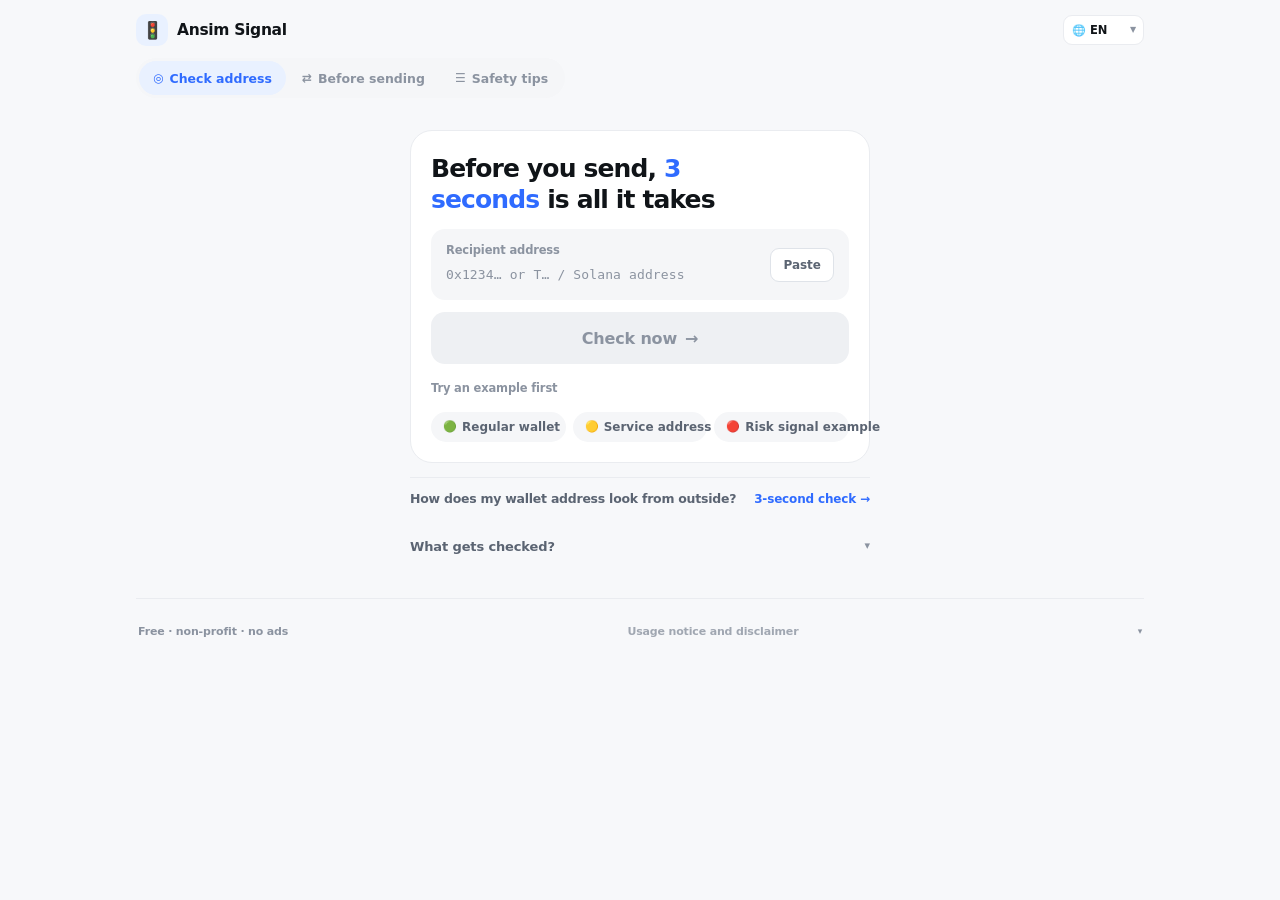
<file: index.html>
<!doctype html>
<html lang="ko">
  <head>
    <meta charset="UTF-8" />
    <!-- 검색엔진 소유확인: Google Search Console · 네이버 서치어드바이저 (2026-11-18) -->
    <meta name="google-site-verification" content="ybzg_U_9fnB_Yyj1p49U__PnyBLC_OwtdENHkcvfdz4" />
    <meta name="naver-site-verification" content="ae0c79bcde47a7fcf73368f6ddf921f8dec178ab" />
    <meta
      name="viewport"
      content="width=device-width, initial-scale=1.0, maximum-scale=1.0, user-scalable=no, viewport-fit=cover"
    />
    <title>안심신호등 — 보내기 전 3초 확인</title>
    <meta name="description" content="이더리움·베이스·아비트럼·BNB 체인 등 10개 체인과 솔라나·트론 주소를 한 번에 확인하세요. 보내기 전에 받는 사람 주소에 공개 보안 데이터 기준 위험 신호가 있는지 3초 만에 확인하는 무료·비수익 참고 도구입니다." />
    <meta name="keywords" content="코인 주소 위험 신호 확인, 코인 송금 전 체크, 안심신호등, 이더리움 베이스 아비트럼 폴리곤 솔라나 트론" />
    <meta name="author" content="안심랩 (AnsimLab)" />
    <meta name="publisher" content="안심랩 (AnsimLab)" />
    <meta name="robots" content="index, follow" />
    <link rel="canonical" href="https://wlgh9291-cmd.github.io/ansim-signal/" />
    <!-- LINE 미니앱(LIFF) ID. LINE 미인증 상태라 지금은 비어 있고, LIFF ID를 받으면 여기에만 넣으면 됩니다. -->
    <meta name="liff-id" content="" />
    <!-- 절대 주소: Vercel 프로덕션 도메인 확정 후 1회 반영 (2026-11-17) -->
    <meta name="theme-color" content="#f2f4f6" media="(prefers-color-scheme: light)" />
    <meta name="theme-color" content="#0e1216" media="(prefers-color-scheme: dark)" />
    <meta name="color-scheme" content="light dark" />

    <!-- PWA -->
    <link rel="manifest" href="./manifest.webmanifest" vite-ignore />
    <meta name="mobile-web-app-capable" content="yes" />
    <meta name="application-name" content="안심신호등" />
    <meta name="apple-mobile-web-app-capable" content="yes" />
    <meta name="apple-mobile-web-app-status-bar-style" content="default" />
    <meta name="apple-mobile-web-app-title" content="안심신호등" />
    <link rel="icon" type="image/png" sizes="32x32" href="./icons/icon-32.png" vite-ignore />
    <link rel="icon" type="image/png" sizes="16x16" href="./icons/favicon-16.png" vite-ignore />
    <link rel="apple-touch-icon" sizes="180x180" href="./icons/apple-touch-icon.png" vite-ignore />

    <!-- 카카오톡·SNS 링크 공유 (OpenGraph) -->
    <meta property="og:type" content="website" />
    <meta property="og:site_name" content="안심신호등" />
    <meta property="og:title" content="안심신호등 — 보내기 전 3초 확인" />
    <meta property="og:description" content="이더리움·베이스·아비트럼·BNB 체인 등 10개 체인과 솔라나·트론 주소를 한 번에 확인하세요. 보내기 전에 받는 사람 주소에 공개 보안 데이터 기준 위험 신호가 있는지 3초 만에 확인하는 무료·비수익 참고 도구입니다." />
    <meta property="og:image" content="https://wlgh9291-cmd.github.io/ansim-signal/og/og-image.png" />
    <meta property="og:image:width" content="1200" />
    <meta property="og:image:height" content="630" />
    <meta property="og:image:alt" content="안심신호등 서비스 소개 이미지" />
    <meta property="og:locale" content="ko_KR" />
    <meta property="og:url" content="https://wlgh9291-cmd.github.io/ansim-signal/" />
    <meta name="twitter:card" content="summary_large_image" />
    <meta name="twitter:title" content="안심신호등 — 보내기 전 3초 확인" />
    <meta name="twitter:description" content="이더리움·베이스·아비트럼·BNB 체인 등 10개 체인과 솔라나·트론 주소를 한 번에 확인하세요. 보내기 전에 받는 사람 주소에 공개 보안 데이터 기준 위험 신호가 있는지 3초 만에 확인하는 무료·비수익 참고 도구입니다." />
    <meta name="twitter:image" content="https://wlgh9291-cmd.github.io/ansim-signal/og/og-image.png" />

    <script type="application/ld+json">
{
  "@context": "https://schema.org",
  "@type": "WebApplication",
  "name": "안심신호등",
  "applicationCategory": "FinanceApplication",
  "operatingSystem": "Any",
  "inLanguage": "ko",
  "description": "이더리움·베이스·아비트럼·BNB 체인 등 10개 체인과 솔라나·트론 주소를 확인하는 무료·비수익 참고 도구입니다.",
  "url": "https://wlgh9291-cmd.github.io/ansim-signal/",
  "author": { "@type": "Organization", "name": "안심랩 (AnsimLab)" },
  "publisher": { "@type": "Organization", "name": "안심랩 (AnsimLab)" },
  "isAccessibleForFree": true,
  "offers": {
    "@type": "Offer",
    "price": "0",
    "priceCurrency": "KRW"
  }
}
    </script>

    <!-- LINE 미니앱(LIFF) SDK — LINE 앱 웹뷰가 아니면 아래 어댑터가 조용히 건너뜁니다. -->
    <script src="https://static.line-scdn.net/liff/edge/2/sdk.js" async></script>
    <!-- 텔레그램 미니앱 SDK. 일반 브라우저에서는 로드에 실패해도 아래 어댑터가 조용히 건너뜁니다. -->
    <script src="https://telegram.org/js/telegram-web-app.js"></script>
    <script>
      /* 환경 어댑터 — 텔레그램 미니앱 안이면 ready·expand를 자동 실행하고,
         일반 브라우저·PWA 환경에서는 아무 것도 하지 않습니다(오류 0건). */
      (function () {
        try {
          var tg = window.Telegram && window.Telegram.WebApp;
          if (tg && typeof tg.ready === 'function') tg.ready();
          if (tg && typeof tg.expand === 'function') tg.expand();
          if (tg && typeof tg.disableVerticalSwipes === 'function') {
            try { tg.disableVerticalSwipes(); } catch (e) {}
          }
          if (tg && typeof tg.setHeaderColor === 'function') {
            try { tg.setHeaderColor('#f2f4f6'); } catch (e) {}
          }
          if (tg && typeof tg.setBackgroundColor === 'function') {
            try { tg.setBackgroundColor('#f2f4f6'); } catch (e) {}
          }
        } catch (e) {}
        /* ── LINE(LIFF) 3중 호환 어댑터 ─────────────────────────────
           · LINE 앱 웹뷰: LIFF ID가 있으면 초기화하고, 언어를 알려 줍니다.
           · 일반 브라우저·텔레그램: SDK가 없거나 초기화에 실패해도 아무 것도 하지 않습니다(오류 0건).
           · LIFF ID(meta[name=liff-id])가 비어 있으면 초기화를 시도하지 않습니다. */
        window.__PICKLE_LIFF__ = { inLine: false, ready: false, lang: null };
        (function () {
          var bridge = window.__PICKLE_LIFF__;
          try {
            var ua = navigator.userAgent || '';
            bridge.inLine = /Line\/\d/i.test(ua) || /LIFF/i.test(ua);
          } catch (e) {}

          function readLang() {
            try {
              if (window.liff && typeof window.liff.getLanguage === 'function') {
                var value = window.liff.getLanguage();
                if (value) bridge.lang = String(value).slice(0, 2).toLowerCase();
              }
            } catch (e) {}
          }

          function start() {
            var meta = document.querySelector('meta[name="liff-id"]');
            var liffId = meta && meta.getAttribute('content') ? meta.getAttribute('content').trim() : '';
            readLang();
            if (!liffId || !window.liff || typeof window.liff.init !== 'function') return;
            window.liff
              .init({ liffId: liffId })
              .then(function () {
                bridge.ready = true;
                try {
                  if (typeof window.liff.isInClient === 'function' && window.liff.isInClient()) bridge.inLine = true;
                } catch (e) {}
                readLang();
                if (bridge.inLine) {
                  document.documentElement.classList.add('in-line');
                  document.documentElement.lang = bridge.lang || document.documentElement.lang;
                }
              })
              .catch(function () {});
          }

          if (document.readyState === 'complete') start();
          else window.addEventListener('load', start);
        })();

        /* PWA 서비스 워커 등록 — 보안 문맥(https·localhost)에서만, 실패해도 앱 동작에는 지장 없음 */
        if (
          'serviceWorker' in navigator &&
          (location.protocol === 'https:' || location.hostname === 'localhost' || location.hostname === '127.0.0.1')
        ) {
          window.addEventListener('load', function () {
            navigator.serviceWorker.register('./sw.js').catch(function () {});
          });
        }
      })();
    </script>
    <script type="module" crossorigin src="./assets/index-Cblsq0JK.js"></script>
    <link rel="stylesheet" crossorigin href="./assets/index-BNMUVEXT.css">
  </head>
  <body>
    <noscript>
      <div style="max-width: 480px; margin: 0 auto; padding: 24px 20px; font-family: -apple-system, 'Apple SD Gothic Neo', 'Malgun Gothic', sans-serif; font-size: 15px; line-height: 1.65; color: #191f28; background: #f2f4f6">
        <h1 style="font-size: 20px">안심신호등</h1>
        <p style="font-weight: 600">무료 · 비수익 · 광고 없음</p>
        <p>이 서비스는 자바스크립트가 있어야 동작합니다. 브라우저 설정에서 자바스크립트를 켜 주세요.</p>
        <p>
          본 서비스는 정보 제공 목적의 무료·비수익 참고 도구이며, 투자 자문·법률·세무 대리가 아닙니다. 외부 공개 API·시세·세법 가정에 기반하므로 정확성·실시간성을 보증하지 않으며, 본 서비스 이용 및 판단으로 발생한 직·간접적 손해(오입금, 거래 손실, 세무·신고 오류, 에어드랍 미지급 등)에 대해 제작자(안심랩)는 어떠한 법적·금전적 배상 책임도 지지 않습니다.
        </p>
        <p>표시되는 위험 신호는 공개 보안 데이터(GoPlus Security 등) 기준 참고 안내이며, 특정 주소·서비스의 사기 여부를 단정하거나 보증하지 않습니다.</p>
        <p style="font-weight: 600">제작·운영: 안심랩 (AnsimLab)</p>
      </div>
    </noscript>
    <div id="root"></div>
  </body>
</html>
</file>
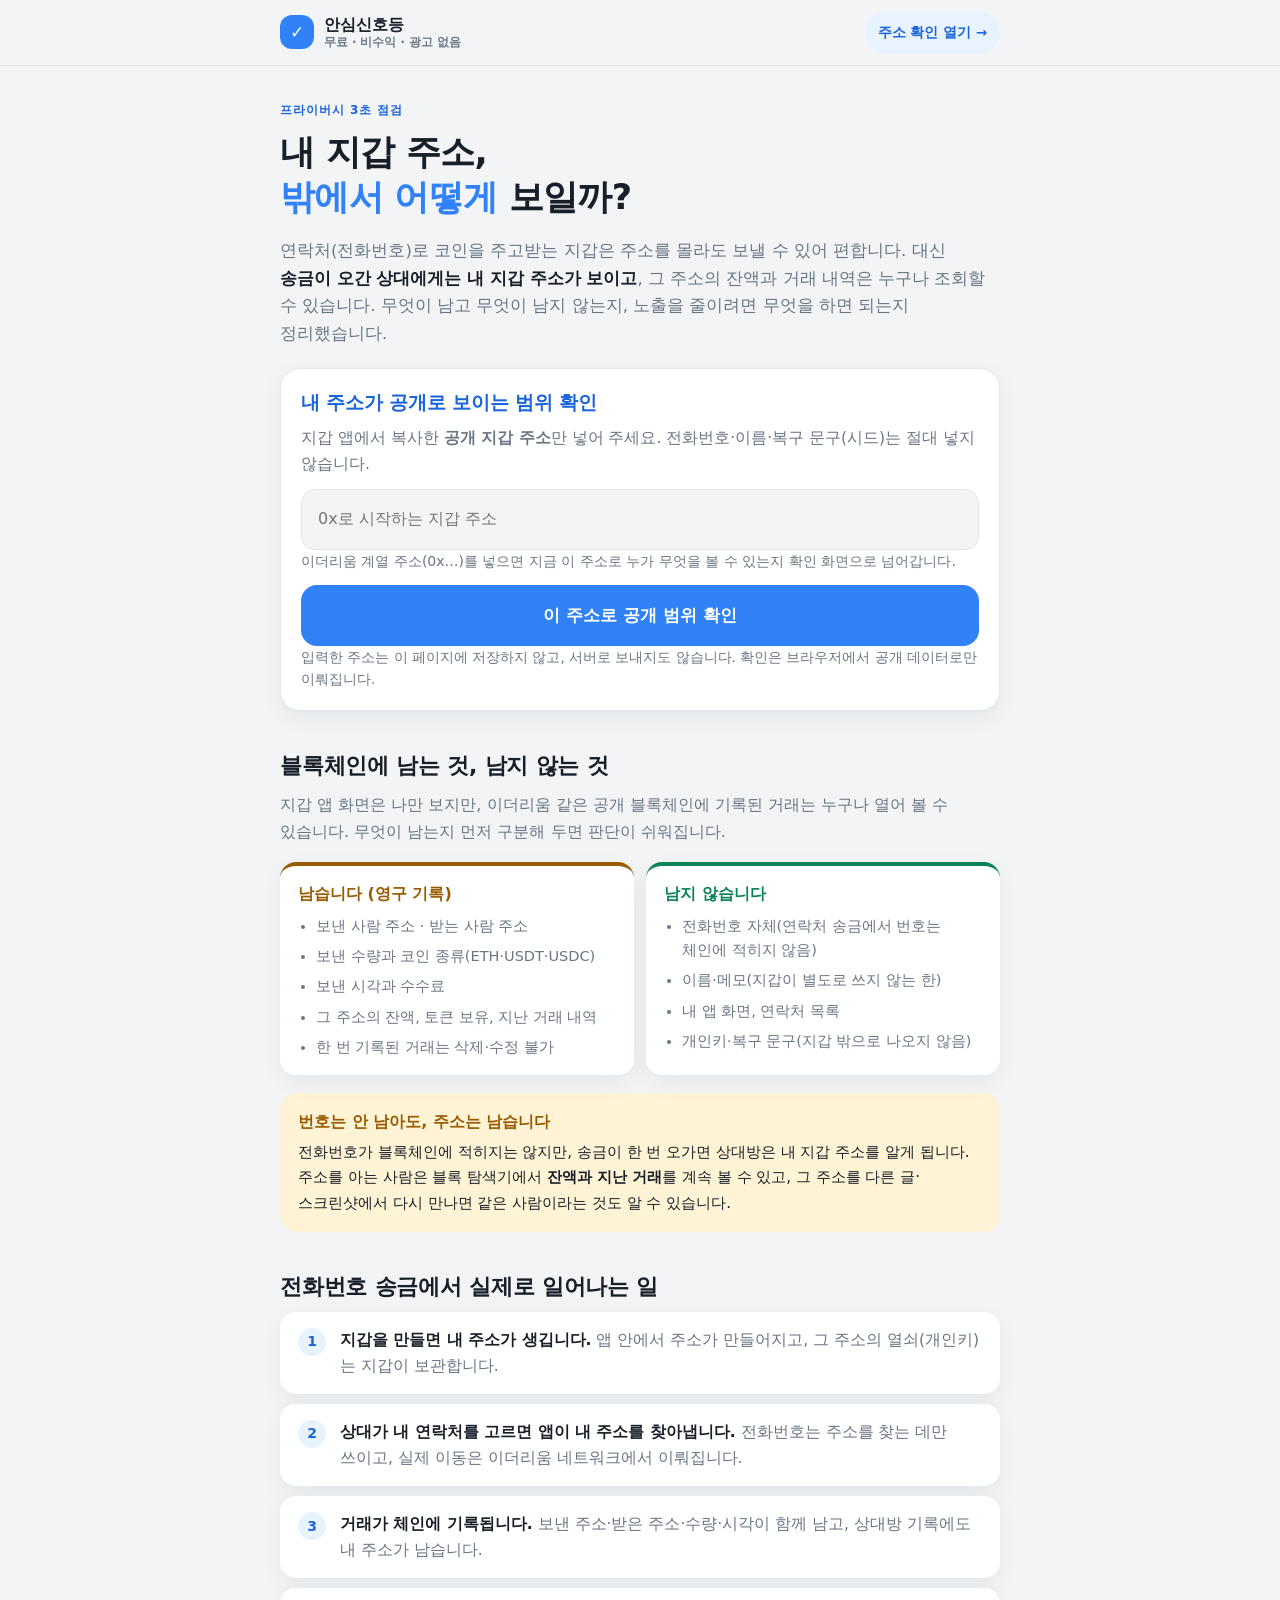
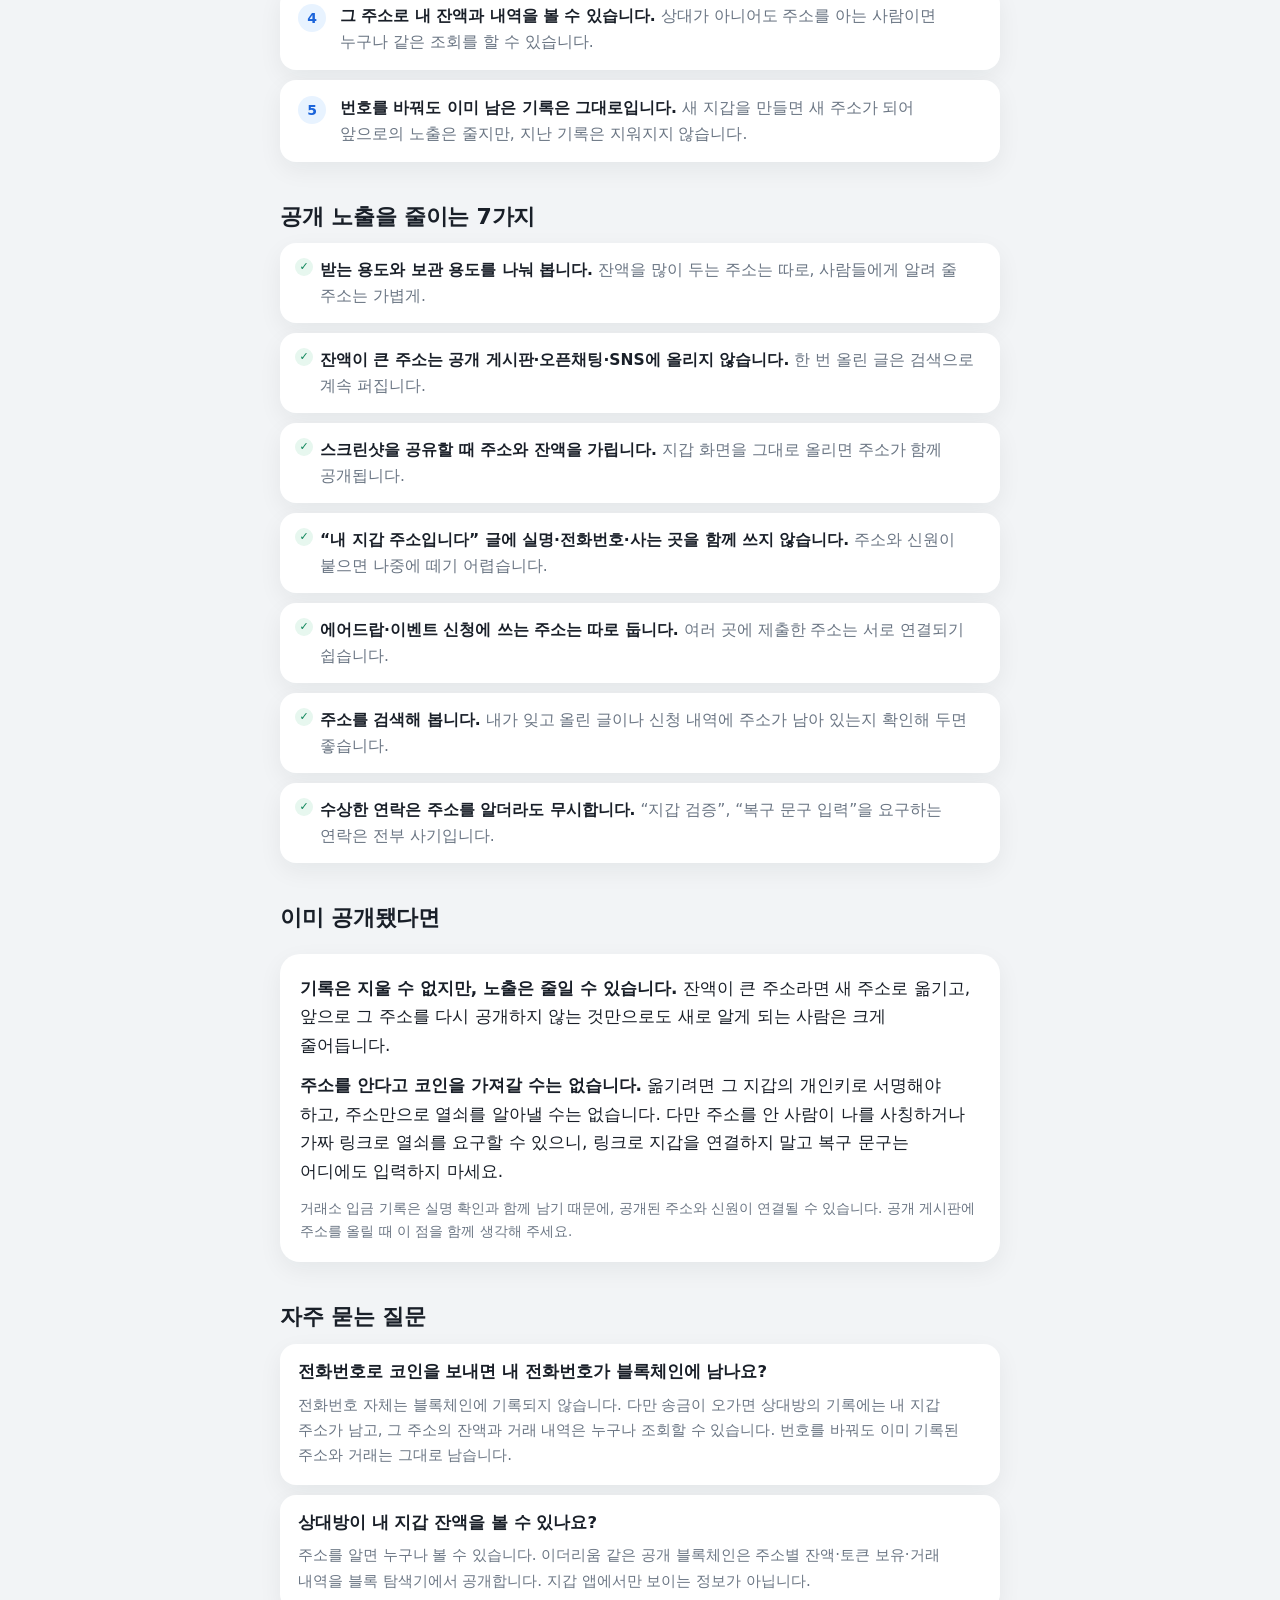
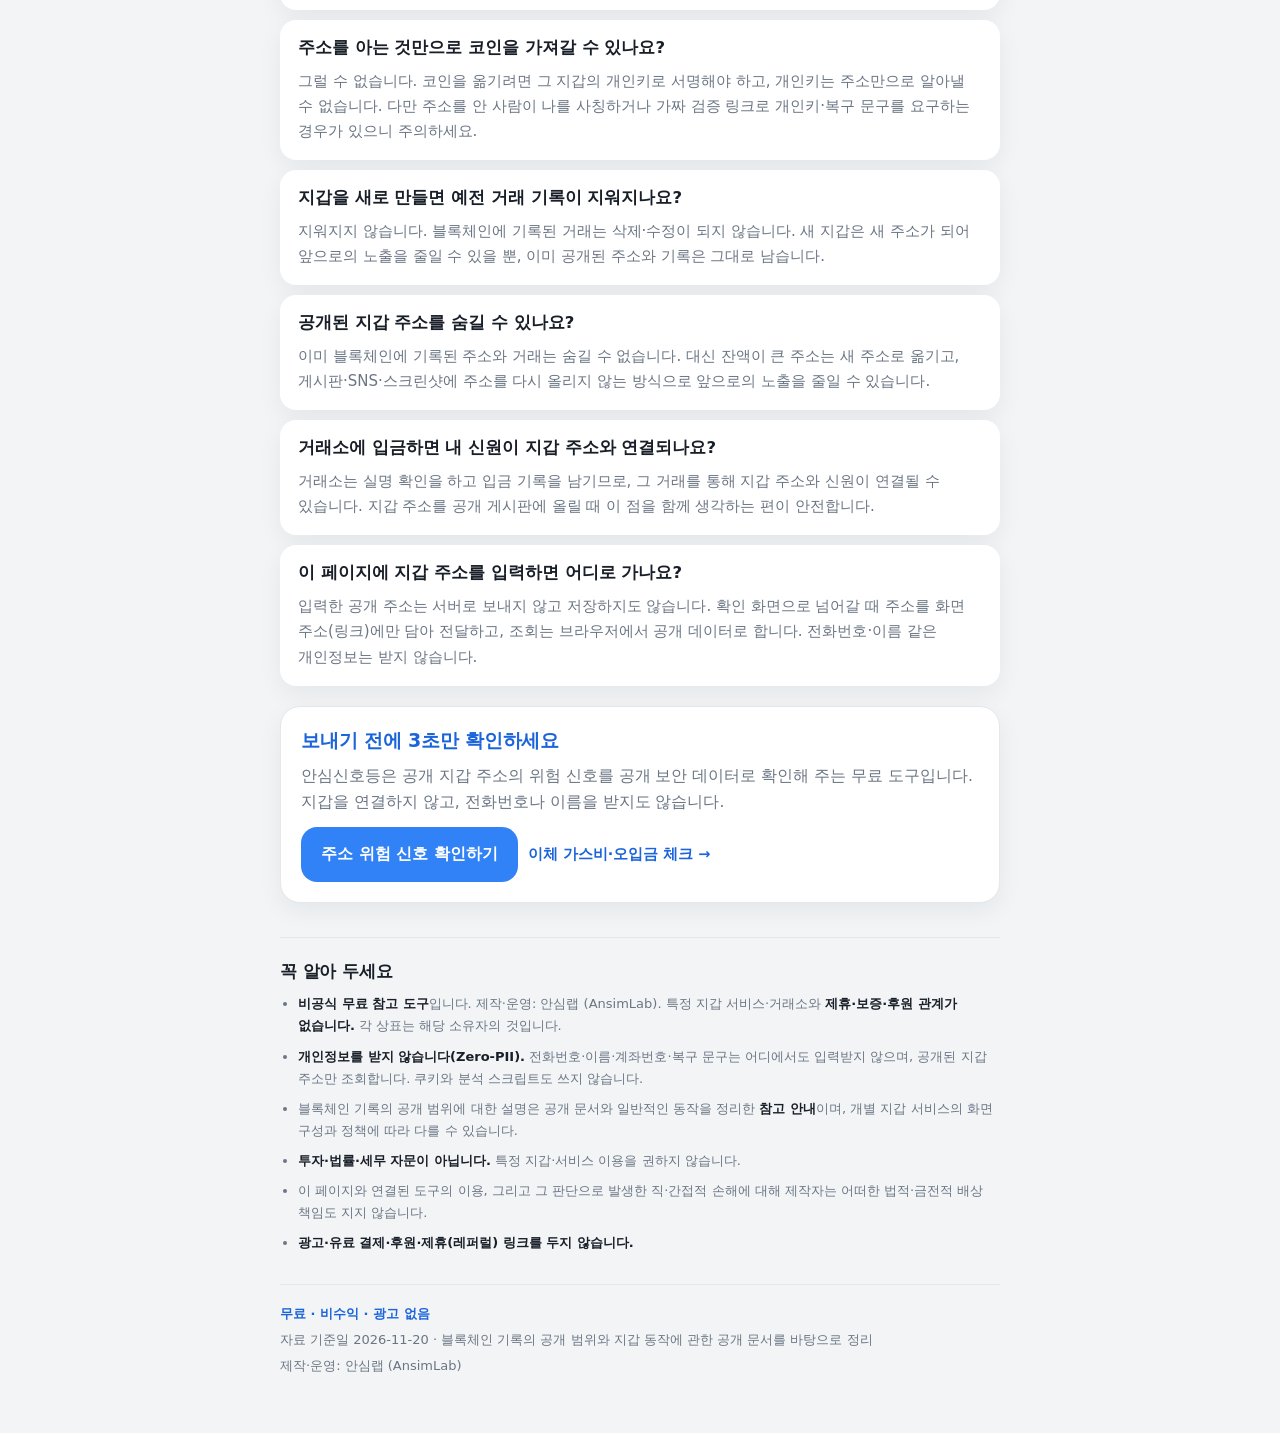
<file: privacy/index.html>
<!doctype html>
<html lang="ko">
  <head>
    <meta charset="UTF-8" />
    <meta name="viewport" content="width=device-width, initial-scale=1.0, viewport-fit=cover" />
    <title>내 지갑 주소 공개 노출 3초 점검 — 전화번호 송금 지갑의 프라이버시</title>
    <meta
      name="description"
      content="연락처(전화번호)로 코인을 주고받는 비수탁 지갑은 편리하지만, 상대방은 내 지갑 주소를 알게 되고 그 주소의 잔액·거래 내역은 누구나 조회할 수 있습니다. 블록체인에 남는 것과 남지 않는 것, 공개 노출을 줄이는 방법 7가지를 정리했습니다. 전화번호를 받지 않는 무료·비수익 참고 도구."
    />
    <meta
      name="keywords"
      content="지갑 주소 공개, 코인 지갑 프라이버시, 전화번호 코인 송금, 지갑 주소 잔액 조회, 블록체인 거래 내역 공개, 코인 지갑 주소 노출, 안심신호등"
    />
    <meta name="author" content="안심랩 (AnsimLab)" />
    <meta name="publisher" content="안심랩 (AnsimLab)" />
    <meta name="robots" content="index, follow, max-image-preview:large" />
    <link rel="canonical" href="https://wlgh9291-cmd.github.io/ansim-signal/privacy/" />

    <meta name="theme-color" content="#f2f4f6" media="(prefers-color-scheme: light)" />
    <meta name="theme-color" content="#0e1216" media="(prefers-color-scheme: dark)" />
    <meta name="color-scheme" content="light dark" />

    <link rel="icon" type="image/png" sizes="32x32" href="../icons/icon-32.png" />
    <link rel="icon" type="image/png" sizes="16x16" href="../icons/favicon-16.png" />
    <link rel="apple-touch-icon" sizes="180x180" href="../icons/apple-touch-icon.png" />
    <link rel="stylesheet" href="./guide.css" />

    <meta property="og:type" content="article" />
    <meta property="og:site_name" content="안심신호등" />
    <meta property="og:title" content="내 지갑 주소 공개 노출 3초 점검 — 전화번호 송금 지갑의 프라이버시" />
    <meta
      property="og:description"
      content="상대방에게 내 지갑 주소는 어떻게 보일까요. 블록체인에 남는 것과 남지 않는 것, 공개 노출을 줄이는 7가지 방법을 정리했습니다."
    />
    <meta property="og:image" content="https://wlgh9291-cmd.github.io/ansim-signal/og/og-image.png" />
    <meta property="og:image:width" content="1200" />
    <meta property="og:image:height" content="630" />
    <meta property="og:url" content="https://wlgh9291-cmd.github.io/ansim-signal/privacy/" />
    <meta property="og:locale" content="ko_KR" />
    <meta name="twitter:card" content="summary_large_image" />
    <meta name="twitter:title" content="내 지갑 주소 공개 노출 3초 점검" />
    <meta
      name="twitter:description"
      content="전화번호로 코인을 주고받으면 상대방에게 내 지갑 주소가 보입니다. 공개 범위를 확인하고 노출을 줄이는 방법."
    />
    <meta name="twitter:image" content="https://wlgh9291-cmd.github.io/ansim-signal/og/og-image.png" />

    <script type="application/ld+json">
      {
        "@context": "https://schema.org",
        "@graph": [
          {
            "@type": "BreadcrumbList",
            "itemListElement": [
              {
                "@type": "ListItem",
                "position": 1,
                "name": "안심신호등",
                "item": "https://wlgh9291-cmd.github.io/ansim-signal/"
              },
              {
                "@type": "ListItem",
                "position": 2,
                "name": "지갑 주소 공개 노출 점검",
                "item": "https://wlgh9291-cmd.github.io/ansim-signal/privacy/"
              }
            ]
          },
          {
            "@type": "WebPage",
            "name": "내 지갑 주소 공개 노출 3초 점검 — 전화번호 송금 지갑의 프라이버시",
            "url": "https://wlgh9291-cmd.github.io/ansim-signal/privacy/",
            "inLanguage": "ko",
            "description": "비수탁형 코인지갑에서 연락처로 코인을 주고받을 때 상대방에게 보이는 정보와 블록체인에 영구히 남는 기록, 공개 노출을 줄이는 방법을 정리한 무료 참고 페이지입니다.",
            "datePublished": "2026-11-20",
            "dateModified": "2026-11-20",
            "isPartOf": { "@type": "WebSite", "name": "안심신호등", "url": "https://wlgh9291-cmd.github.io/ansim-signal/" },
            "author": { "@type": "Organization", "name": "안심랩 (AnsimLab)" },
            "publisher": { "@type": "Organization", "name": "안심랩 (AnsimLab)" }
          },
          {
            "@type": "FAQPage",
            "mainEntity": [
              {
                "@type": "Question",
                "name": "전화번호로 코인을 보내면 내 전화번호가 블록체인에 남나요?",
                "acceptedAnswer": {
                  "@type": "Answer",
                  "text": "전화번호 자체는 블록체인에 기록되지 않습니다. 다만 송금이 오가면 상대방의 기록에는 내 지갑 주소가 남고, 그 주소의 잔액과 거래 내역은 누구나 조회할 수 있습니다. 번호를 바꿔도 이미 기록된 주소와 거래는 그대로 남습니다."
                }
              },
              {
                "@type": "Question",
                "name": "상대방이 내 지갑 잔액을 볼 수 있나요?",
                "acceptedAnswer": {
                  "@type": "Answer",
                  "text": "주소를 알면 누구나 볼 수 있습니다. 이더리움 같은 공개 블록체인은 주소별 잔액·토큰 보유·거래 내역을 블록 탐색기에서 공개합니다. 지갑 앱에서만 보이는 정보가 아닙니다."
                }
              },
              {
                "@type": "Question",
                "name": "주소를 아는 것만으로 코인을 가져갈 수 있나요?",
                "acceptedAnswer": {
                  "@type": "Answer",
                  "text": "그럴 수 없습니다. 코인을 옮기려면 그 지갑의 개인키로 서명해야 하고, 개인키는 주소만으로 알아낼 수 없습니다. 다만 주소를 안 사람이 나를 사칭하거나 가짜 검증 링크로 개인키·복구 문구를 요구하는 경우가 있으니 주의하세요."
                }
              },
              {
                "@type": "Question",
                "name": "지갑을 새로 만들면 예전 거래 기록이 지워지나요?",
                "acceptedAnswer": {
                  "@type": "Answer",
                  "text": "지워지지 않습니다. 블록체인에 기록된 거래는 삭제·수정이 되지 않습니다. 새 지갑은 새 주소가 되어 앞으로의 노출을 줄일 수 있을 뿐, 이미 공개된 주소와 기록은 그대로 남습니다."
                }
              },
              {
                "@type": "Question",
                "name": "공개된 지갑 주소를 숨길 수 있나요?",
                "acceptedAnswer": {
                  "@type": "Answer",
                  "text": "이미 블록체인에 기록된 주소와 거래는 숨길 수 없습니다. 대신 잔액이 큰 주소는 새 주소로 옮기고, 게시판·SNS·스크린샷에 주소를 다시 올리지 않는 방식으로 앞으로의 노출을 줄일 수 있습니다."
                }
              },
              {
                "@type": "Question",
                "name": "거래소에 입금하면 내 신원이 지갑 주소와 연결되나요?",
                "acceptedAnswer": {
                  "@type": "Answer",
                  "text": "거래소는 실명 확인을 하고 입금 기록을 남기므로, 그 거래를 통해 지갑 주소와 신원이 연결될 수 있습니다. 지갑 주소를 공개 게시판에 올릴 때 이 점을 함께 생각하는 편이 안전합니다."
                }
              },
              {
                "@type": "Question",
                "name": "이 페이지에 지갑 주소를 입력하면 어디로 가나요?",
                "acceptedAnswer": {
                  "@type": "Answer",
                  "text": "입력한 공개 주소는 서버로 보내지 않고 저장하지도 않습니다. 확인 화면으로 넘어갈 때 주소를 화면 주소(링크)에만 담아 전달하고, 조회는 브라우저에서 공개 데이터로 합니다. 전화번호·이름 같은 개인정보는 받지 않습니다."
                }
              }
            ]
          }
        ]
      }
    </script>
  </head>
  <body>
    <a class="skip" href="#main">본문으로 바로 가기</a>

    <header class="site-head">
      <div class="site-head-inner">
        <a class="brand" href="../">
          <span class="brand-dot" aria-hidden="true">✓</span>
          <span class="brand-text">
            <strong>안심신호등</strong>
            <small>무료 · 비수익 · 광고 없음</small>
          </span>
        </a>
        <a class="head-link" href="../">주소 확인 열기 →</a>
      </div>
    </header>

    <main id="main" class="page">
      <p class="eyebrow">프라이버시 3초 점검</p>
      <h1>
        내 지갑 주소,<br />
        <em>밖에서 어떻게</em> 보일까?
      </h1>
      <p class="lead">
        연락처(전화번호)로 코인을 주고받는 지갑은 주소를 몰라도 보낼 수 있어 편합니다. 대신 <strong>송금이 오간 상대에게는 내
        지갑 주소가 보이고</strong>, 그 주소의 잔액과 거래 내역은 누구나 조회할 수 있습니다. 무엇이 남고 무엇이 남지 않는지,
        노출을 줄이려면 무엇을 하면 되는지 정리했습니다.
      </p>

      <section class="card check-card" aria-labelledby="quickcheck">
        <h2 id="quickcheck" class="card-title">내 주소가 공개로 보이는 범위 확인</h2>
        <p class="card-lead">
          지갑 앱에서 복사한 <strong>공개 지갑 주소</strong>만 넣어 주세요. 전화번호·이름·복구 문구(시드)는 절대 넣지 않습니다.
        </p>
        <form id="quick-form" novalidate>
          <label class="sr-only" for="quick-address">공개 지갑 주소</label>
          <input
            id="quick-address"
            class="address-input"
            type="text"
            inputmode="text"
            autocomplete="off"
            autocapitalize="off"
            autocorrect="off"
            spellcheck="false"
            placeholder="0x로 시작하는 지갑 주소"
            aria-describedby="quick-hint"
          />
          <p id="quick-hint" class="hint" role="status" aria-live="polite">
            이더리움 계열 주소(0x…)를 넣으면 지금 이 주소로 누가 무엇을 볼 수 있는지 확인 화면으로 넘어갑니다.
          </p>
          <button type="submit" class="big-button">이 주소로 공개 범위 확인</button>
        </form>
        <p class="fine">
          입력한 주소는 이 페이지에 저장하지 않고, 서버로 보내지도 않습니다. 확인은 브라우저에서 공개 데이터로만 이뤄집니다.
        </p>
      </section>

      <section aria-labelledby="what-stays">
        <h2 id="what-stays">블록체인에 남는 것, 남지 않는 것</h2>
        <p class="section-lead">
          지갑 앱 화면은 나만 보지만, 이더리움 같은 공개 블록체인에 기록된 거래는 누구나 열어 볼 수 있습니다. 무엇이 남는지
          먼저 구분해 두면 판단이 쉬워집니다.
        </p>

        <div class="compare">
          <article class="compare-col stays">
            <h3>남습니다 (영구 기록)</h3>
            <ul>
              <li>보낸 사람 주소 · 받는 사람 주소</li>
              <li>보낸 수량과 코인 종류(ETH·USDT·USDC)</li>
              <li>보낸 시각과 수수료</li>
              <li>그 주소의 잔액, 토큰 보유, 지난 거래 내역</li>
              <li>한 번 기록된 거래는 삭제·수정 불가</li>
            </ul>
          </article>
          <article class="compare-col not-stays">
            <h3>남지 않습니다</h3>
            <ul>
              <li>전화번호 자체(연락처 송금에서 번호는 체인에 적히지 않음)</li>
              <li>이름·메모(지갑이 별도로 쓰지 않는 한)</li>
              <li>내 앱 화면, 연락처 목록</li>
              <li>개인키·복구 문구(지갑 밖으로 나오지 않음)</li>
            </ul>
          </article>
        </div>

        <div class="callout">
          <p class="callout-title">번호는 안 남아도, 주소는 남습니다</p>
          <p>
            전화번호가 블록체인에 적히지는 않지만, 송금이 한 번 오가면 상대방은 내 지갑 주소를 알게 됩니다. 주소를 아는 사람은
            블록 탐색기에서 <strong>잔액과 지난 거래</strong>를 계속 볼 수 있고, 그 주소를 다른 글·스크린샷에서 다시 만나면
            같은 사람이라는 것도 알 수 있습니다.
          </p>
        </div>
      </section>

      <section aria-labelledby="flow">
        <h2 id="flow">전화번호 송금에서 실제로 일어나는 일</h2>
        <ol class="steps">
          <li>
            <span class="step-num" aria-hidden="true">1</span>
            <p><strong>지갑을 만들면 내 주소가 생깁니다.</strong> 앱 안에서 주소가 만들어지고, 그 주소의 열쇠(개인키)는 지갑이 보관합니다.</p>
          </li>
          <li>
            <span class="step-num" aria-hidden="true">2</span>
            <p><strong>상대가 내 연락처를 고르면 앱이 내 주소를 찾아냅니다.</strong> 전화번호는 주소를 찾는 데만 쓰이고, 실제 이동은 이더리움 네트워크에서 이뤄집니다.</p>
          </li>
          <li>
            <span class="step-num" aria-hidden="true">3</span>
            <p><strong>거래가 체인에 기록됩니다.</strong> 보낸 주소·받은 주소·수량·시각이 함께 남고, 상대방 기록에도 내 주소가 남습니다.</p>
          </li>
          <li>
            <span class="step-num" aria-hidden="true">4</span>
            <p><strong>그 주소로 내 잔액과 내역을 볼 수 있습니다.</strong> 상대가 아니어도 주소를 아는 사람이면 누구나 같은 조회를 할 수 있습니다.</p>
          </li>
          <li>
            <span class="step-num" aria-hidden="true">5</span>
            <p><strong>번호를 바꿔도 이미 남은 기록은 그대로입니다.</strong> 새 지갑을 만들면 새 주소가 되어 앞으로의 노출은 줄지만, 지난 기록은 지워지지 않습니다.</p>
          </li>
        </ol>
      </section>

      <section aria-labelledby="reduce">
        <h2 id="reduce">공개 노출을 줄이는 7가지</h2>
        <ul class="plain-list">
          <li><strong>받는 용도와 보관 용도를 나눠 봅니다.</strong> 잔액을 많이 두는 주소는 따로, 사람들에게 알려 줄 주소는 가볍게.</li>
          <li><strong>잔액이 큰 주소는 공개 게시판·오픈채팅·SNS에 올리지 않습니다.</strong> 한 번 올린 글은 검색으로 계속 퍼집니다.</li>
          <li><strong>스크린샷을 공유할 때 주소와 잔액을 가립니다.</strong> 지갑 화면을 그대로 올리면 주소가 함께 공개됩니다.</li>
          <li><strong>“내 지갑 주소입니다” 글에 실명·전화번호·사는 곳을 함께 쓰지 않습니다.</strong> 주소와 신원이 붙으면 나중에 떼기 어렵습니다.</li>
          <li><strong>에어드랍·이벤트 신청에 쓰는 주소는 따로 둡니다.</strong> 여러 곳에 제출한 주소는 서로 연결되기 쉽습니다.</li>
          <li><strong>주소를 검색해 봅니다.</strong> 내가 잊고 올린 글이나 신청 내역에 주소가 남아 있는지 확인해 두면 좋습니다.</li>
          <li><strong>수상한 연락은 주소를 알더라도 무시합니다.</strong> “지갑 검증”, “복구 문구 입력”을 요구하는 연락은 전부 사기입니다.</li>
        </ul>
      </section>

      <section aria-labelledby="already">
        <h2 id="already">이미 공개됐다면</h2>
        <div class="card">
          <p>
            <strong>기록은 지울 수 없지만, 노출은 줄일 수 있습니다.</strong> 잔액이 큰 주소라면 새 주소로 옮기고, 앞으로 그 주소를
            다시 공개하지 않는 것만으로도 새로 알게 되는 사람은 크게 줄어듭니다.
          </p>
          <p>
            <strong>주소를 안다고 코인을 가져갈 수는 없습니다.</strong> 옮기려면 그 지갑의 개인키로 서명해야 하고, 주소만으로 열쇠를
            알아낼 수는 없습니다. 다만 주소를 안 사람이 나를 사칭하거나 가짜 링크로 열쇠를 요구할 수 있으니, 링크로 지갑을 연결하지
            말고 복구 문구는 어디에도 입력하지 마세요.
          </p>
          <p class="fine">
            거래소 입금 기록은 실명 확인과 함께 남기 때문에, 공개된 주소와 신원이 연결될 수 있습니다. 공개 게시판에 주소를 올릴 때
            이 점을 함께 생각해 주세요.
          </p>
        </div>
      </section>

      <section aria-labelledby="faq">
        <h2 id="faq">자주 묻는 질문</h2>
        <div class="faq">
          <article>
            <h3>전화번호로 코인을 보내면 내 전화번호가 블록체인에 남나요?</h3>
            <p>
              전화번호 자체는 블록체인에 기록되지 않습니다. 다만 송금이 오가면 상대방의 기록에는 내 지갑 주소가 남고, 그 주소의
              잔액과 거래 내역은 누구나 조회할 수 있습니다. 번호를 바꿔도 이미 기록된 주소와 거래는 그대로 남습니다.
            </p>
          </article>
          <article>
            <h3>상대방이 내 지갑 잔액을 볼 수 있나요?</h3>
            <p>
              주소를 알면 누구나 볼 수 있습니다. 이더리움 같은 공개 블록체인은 주소별 잔액·토큰 보유·거래 내역을 블록 탐색기에서
              공개합니다. 지갑 앱에서만 보이는 정보가 아닙니다.
            </p>
          </article>
          <article>
            <h3>주소를 아는 것만으로 코인을 가져갈 수 있나요?</h3>
            <p>
              그럴 수 없습니다. 코인을 옮기려면 그 지갑의 개인키로 서명해야 하고, 개인키는 주소만으로 알아낼 수 없습니다. 다만
              주소를 안 사람이 나를 사칭하거나 가짜 검증 링크로 개인키·복구 문구를 요구하는 경우가 있으니 주의하세요.
            </p>
          </article>
          <article>
            <h3>지갑을 새로 만들면 예전 거래 기록이 지워지나요?</h3>
            <p>
              지워지지 않습니다. 블록체인에 기록된 거래는 삭제·수정이 되지 않습니다. 새 지갑은 새 주소가 되어 앞으로의 노출을 줄일
              수 있을 뿐, 이미 공개된 주소와 기록은 그대로 남습니다.
            </p>
          </article>
          <article>
            <h3>공개된 지갑 주소를 숨길 수 있나요?</h3>
            <p>
              이미 블록체인에 기록된 주소와 거래는 숨길 수 없습니다. 대신 잔액이 큰 주소는 새 주소로 옮기고, 게시판·SNS·스크린샷에
              주소를 다시 올리지 않는 방식으로 앞으로의 노출을 줄일 수 있습니다.
            </p>
          </article>
          <article>
            <h3>거래소에 입금하면 내 신원이 지갑 주소와 연결되나요?</h3>
            <p>
              거래소는 실명 확인을 하고 입금 기록을 남기므로, 그 거래를 통해 지갑 주소와 신원이 연결될 수 있습니다. 지갑 주소를
              공개 게시판에 올릴 때 이 점을 함께 생각하는 편이 안전합니다.
            </p>
          </article>
          <article>
            <h3>이 페이지에 지갑 주소를 입력하면 어디로 가나요?</h3>
            <p>
              입력한 공개 주소는 서버로 보내지 않고 저장하지도 않습니다. 확인 화면으로 넘어갈 때 주소를 화면 주소(링크)에만 담아
              전달하고, 조회는 브라우저에서 공개 데이터로 합니다. 전화번호·이름 같은 개인정보는 받지 않습니다.
            </p>
          </article>
        </div>
      </section>

      <section class="card cta" aria-labelledby="cta">
        <h2 id="cta" class="card-title">보내기 전에 3초만 확인하세요</h2>
        <p>
          안심신호등은 공개 지갑 주소의 위험 신호를 공개 보안 데이터로 확인해 주는 무료 도구입니다. 지갑을 연결하지 않고, 전화번호나
          이름을 받지도 않습니다.
        </p>
        <p class="cta-row">
          <a class="big-link" href="../">주소 위험 신호 확인하기</a>
          <a class="text-link" href="https://coin-gasbi-meter.vercel.app/wallet/">이체 가스비·오입금 체크 →</a>
        </p>
      </section>

      <section class="legal" aria-labelledby="legal">
        <h2 id="legal">꼭 알아 두세요</h2>
        <ul>
          <li>
            <strong>비공식 무료 참고 도구</strong>입니다. 제작·운영: 안심랩 (AnsimLab). 특정 지갑 서비스·거래소와
            <strong>제휴·보증·후원 관계가 없습니다.</strong> 각 상표는 해당 소유자의 것입니다.
          </li>
          <li>
            <strong>개인정보를 받지 않습니다(Zero-PII).</strong> 전화번호·이름·계좌번호·복구 문구는 어디에서도 입력받지 않으며,
            공개된 지갑 주소만 조회합니다. 쿠키와 분석 스크립트도 쓰지 않습니다.
          </li>
          <li>
            블록체인 기록의 공개 범위에 대한 설명은 공개 문서와 일반적인 동작을 정리한 <strong>참고 안내</strong>이며, 개별 지갑
            서비스의 화면 구성과 정책에 따라 다를 수 있습니다.
          </li>
          <li><strong>투자·법률·세무 자문이 아닙니다.</strong> 특정 지갑·서비스 이용을 권하지 않습니다.</li>
          <li>
            이 페이지와 연결된 도구의 이용, 그리고 그 판단으로 발생한 직·간접적 손해에 대해 제작자는 어떠한 법적·금전적 배상 책임도
            지지 않습니다.
          </li>
          <li><strong>광고·유료 결제·후원·제휴(레퍼럴) 링크를 두지 않습니다.</strong></li>
        </ul>
      </section>

      <footer class="site-foot">
        <p class="foot-badge">무료 · 비수익 · 광고 없음</p>
        <p>자료 기준일 2026-11-20 · 블록체인 기록의 공개 범위와 지갑 동작에 관한 공개 문서를 바탕으로 정리</p>
        <p>제작·운영: 안심랩 (AnsimLab)</p>
      </footer>
    </main>

    <noscript>
      <p class="noscript-note">
        주소 확인은 자바스크립트를 켜야 동작합니다. 위의 설명은 그대로 볼 수 있고, 확인 화면은 <a href="../">여기</a>에서 열 수
        있습니다.
      </p>
    </noscript>

    <script src="./check.js" defer></script>
  </body>
</html>
</file>
<file: assets/index-BNMUVEXT.css>
:root{color-scheme:light dark;--accent: #2f6bff;--accent-2: #5b8dff;--accent-ink: #ffffff;--accent-soft: #f0f4ff;--accent-line: #dce6fb;--ok: #0c9d63;--ok-soft: #eefaf4;--ok-line: #d3f0e2;--warn: #a86a00;--warn-soft: #fdf6e8;--warn-line: #f2e3c4;--bad: #cf3b3b;--bad-soft: #fdf0f0;--bad-line: #f4d7d7;--idle: #6b7480;--idle-soft: #f3f4f6;--bg: #f7f8fa;--bg-2: #f2f3f6;--card: #ffffff;--card-2: #fbfbfc;--slot: #f5f6f8;--slot-2: #eef0f3;--line: #eaecf0;--line-strong: #dfe3e9;--text: #101418;--sub: #5b6472;--mute: #8b93a0;--radius-xl: 22px;--radius-lg: 18px;--radius-md: 14px;--radius-sm: 10px;--tap: 48px;--shadow: 0 1px 2px rgba(16, 20, 24, .03);--shadow-lift: 0 1px 2px rgba(16, 20, 24, .04)}@media (prefers-color-scheme: dark){:root{--bg: #0b0c0e;--bg-2: #101114;--card: #141619;--card-2: #17191d;--slot: #1b1e22;--slot-2: #22262b;--line: #24272c;--line-strong: #2e3238;--text: #f1f3f5;--sub: #a0a7b1;--mute: #747c86;--ok: #3ed598;--ok-soft: #10241c;--ok-line: #1c3a2d;--warn: #f0b64a;--warn-soft: #241e12;--warn-line: #3b301b;--bad: #f07a72;--bad-soft: #281416;--bad-line: #432225;--idle-soft: #1c1f23;--accent-soft: #172234;--accent-line: #22303f}}*{box-sizing:border-box}html{background:var(--bg)}html,body,#root{min-height:100%}body{margin:0;color:var(--text);background:var(--bg);font-family:Pretendard,-apple-system,BlinkMacSystemFont,Apple SD Gothic Neo,Malgun Gothic,system-ui,Segoe UI,sans-serif;font-size:16px;line-height:1.5;letter-spacing:-.01em;-webkit-font-smoothing:antialiased;-webkit-tap-highlight-color:transparent}button{font-family:inherit;font-size:inherit;color:inherit;border:none;background:none;cursor:pointer}input,textarea,select{font-family:inherit;font-size:inherit;color:inherit}:focus-visible{outline:2px solid var(--accent);outline-offset:2px;border-radius:8px}.num{font-variant-numeric:tabular-nums;font-feature-settings:"tnum" 1}.sr-only{position:absolute;width:1px;height:1px;padding:0;margin:-1px;overflow:hidden;clip:rect(0,0,0,0);white-space:nowrap;border:0}.app{display:flex;flex-direction:column;max-width:1040px;min-height:100%;margin:0 auto;padding:0 16px calc(84px + env(safe-area-inset-bottom,0px))}.topbar{position:sticky;top:0;z-index:30;display:flex;align-items:center;justify-content:space-between;gap:10px;margin:0 -16px;padding:14px 16px 10px;background:var(--bg)}.brand{display:flex;align-items:center;gap:9px;min-width:0;flex:1 1 auto}.brand-logo{flex:none;display:grid;place-items:center;width:32px;height:32px;border-radius:10px;font-size:17px;line-height:1;background:var(--accent-soft)}.brand-text{display:flex;flex-direction:column;gap:0;min-width:0}.brand-name{font-size:15.5px;font-weight:800;letter-spacing:-.02em;line-height:1.2;white-space:nowrap;overflow:hidden;text-overflow:ellipsis}.brand-tag{display:none}.topbar-right{flex:none;display:flex;align-items:center;gap:8px}.lang-select{position:relative;display:inline-flex;align-items:center;gap:4px;height:30px;padding:0 6px 0 8px;border-radius:9px;background:var(--card);border:1px solid var(--line);font-size:12px;font-weight:700;color:var(--sub)}.lang-select .globe{font-size:11px;line-height:1;opacity:.7}.lang-select select{appearance:none;-webkit-appearance:none;border:0;background:transparent;padding:0 11px 0 0;font-size:11.5px;font-weight:700;color:var(--text);cursor:pointer}.lang-select select:focus{outline:none}.lang-select .caret{position:absolute;right:7px;top:50%;transform:translateY(-50%);font-size:8px;color:var(--mute);pointer-events:none}.lang-bar{display:flex;gap:2px;padding:3px;border-radius:999px;background:var(--slot)}.lang-chip{min-height:28px;padding:0 8px;border-radius:999px;font-size:11px;font-weight:700;color:var(--mute)}.lang-chip.is-on{background:var(--card);color:var(--text)}.stage{display:grid;grid-template-columns:minmax(0,1fr);gap:14px;align-items:start;padding-top:12px}@media (min-width: 980px){.stage.is-single{grid-template-columns:minmax(0,460px);justify-content:center;gap:10px;padding-top:32px}.stage{grid-template-columns:minmax(360px,420px) minmax(0,1fr);gap:40px;padding-top:24px}.stage-side,.stage-main{position:sticky;top:76px}}.screen{animation:rise .18s ease-out}.stage-side,.signal-panel,.radar-card{scroll-margin-top:76px}@keyframes rise{0%{opacity:0;transform:translateY(5px)}to{opacity:1;transform:none}}.screen-head{margin:0 0 14px}.screen-head h1,.title{margin:0;font-size:25px;font-weight:800;letter-spacing:-.035em;line-height:1.24;text-wrap:balance}.title em{font-style:normal;color:var(--accent)}.subtitle{margin:6px 0 0;font-size:14px;line-height:1.5;color:var(--sub)}.kicker{display:inline-block;margin:0 0 6px;font-size:11px;font-weight:800;letter-spacing:.08em;text-transform:uppercase;color:var(--accent)}.kicker:before{content:none}.card{background:var(--card);border:1px solid var(--line);border-radius:var(--radius-lg);padding:18px;box-shadow:none}.card+.card{margin-top:12px}.card-title{margin:0 0 10px;font-size:14.5px;font-weight:800;letter-spacing:-.02em}.card-subtitle{margin:16px 0 8px;font-size:13px;font-weight:800}.card-lead{margin:0 0 10px;font-size:13px;line-height:1.6;color:var(--sub)}.card-soft,.card-foot{background:var(--card-2)}.card-alert{border-color:var(--bad-line)}.section-title{margin:18px 0 8px;font-size:14px;font-weight:800;letter-spacing:-.02em}.source-line{margin:8px 0 0;font-size:12px;line-height:1.6;color:var(--mute)}.trade{background:var(--card);border:1px solid var(--line);border-radius:var(--radius-xl);padding:20px}.trade:before{content:none}.trade-head,.step-label,.live-pill{display:none}.slot{position:relative;display:flex;align-items:center;gap:8px;padding:12px 14px;border-radius:var(--radius-md);background:var(--slot);border:1.5px solid transparent;transition:border-color .15s,box-shadow .15s}.slot:focus-within{border-color:var(--accent);background:var(--card);box-shadow:0 0 0 3px var(--accent-soft)}.slot.is-error{border-color:var(--bad)}.slot-body{flex:1;min-width:0;display:flex;flex-direction:column;gap:2px}.slot-label{font-size:11.5px;font-weight:700;color:var(--mute)}.slot-suffix{flex:none;font-size:15px;font-weight:700;color:var(--mute)}.slot-input{width:100%;border:0;background:transparent;padding:0;font-size:16px;font-weight:600;outline:none;min-height:26px;letter-spacing:.01em}.slot-input::placeholder{color:var(--mute);font-weight:500}.slot-input.mono{font-family:SFMono-Regular,ui-monospace,Menlo,Consolas,monospace;font-size:13px}.slot-btn{flex:none;min-height:34px;padding:0 12px;border-radius:9px;background:var(--card);border:1px solid var(--line-strong);font-size:12px;font-weight:700;color:var(--sub)}.amount-line{display:flex;align-items:baseline;justify-content:space-between;gap:8px}.big-number{font-size:28px;font-weight:800;letter-spacing:-.04em;line-height:1.1}.unit-chip{flex:none;padding:4px 9px;border-radius:999px;background:var(--slot);font-size:12px;font-weight:700}.chip-row{display:flex;flex-wrap:wrap;gap:6px}.chip{display:inline-flex;align-items:center;gap:5px;min-height:34px;padding:0 12px;border-radius:999px;border:1px solid var(--line);background:var(--card);color:var(--text);font-size:12.5px;font-weight:700;transition:border-color .14s,background .14s,color .14s}.chip.is-on{background:var(--accent);border-color:var(--accent);color:var(--accent-ink)}.chip.is-quiet{background:transparent;border-color:transparent;color:var(--mute);padding:0 6px}.chip:disabled{opacity:.45}.chip .chip-emoji{font-size:12px}.cta{display:flex;align-items:center;justify-content:center;gap:8px;width:100%;min-height:52px;margin-top:14px;padding:0 18px;border-radius:var(--radius-md);background:var(--accent);color:var(--accent-ink);font-size:16px;font-weight:800;letter-spacing:-.01em;transition:filter .14s}.cta:active:not(:disabled){filter:brightness(.94)}.cta:disabled{background:var(--slot-2);color:var(--mute);cursor:default}.cta.ghost{background:var(--slot);color:var(--text)}.cta.quiet{background:transparent;color:var(--sub);border:1px solid var(--line);min-height:44px;font-size:14px;margin-top:8px}.btn-row{display:flex;gap:8px;margin-top:10px}.btn-row>.cta{margin-top:0}.btn-row>.grow{flex:1}.big-button{display:flex;align-items:center;justify-content:center;gap:8px;width:100%;min-height:52px;margin-top:14px;padding:0 16px;border-radius:var(--radius-md);background:var(--accent);color:var(--accent-ink);font-size:16px;font-weight:800}.big-button.ghost{background:var(--slot);color:var(--text)}.big-button.neutral{background:var(--card);color:var(--text);border:1px solid var(--line)}.big-button:disabled{background:var(--slot-2);color:var(--mute)}.button-row{display:flex;gap:8px}.button-row>.big-button{flex:1;padding:0 10px;font-size:14.5px}.tile-grid{display:grid;grid-template-columns:repeat(2,minmax(0,1fr));gap:8px}.tile{display:flex;flex-direction:column;gap:2px;padding:13px 14px;border-radius:var(--radius-md);background:var(--card);border:1px solid var(--line)}.tile-label{font-size:11px;font-weight:700;color:var(--mute)}.tile-value{font-size:20px;font-weight:800;letter-spacing:-.03em;line-height:1.2}.tile-value.small{font-size:14px}.tile-foot{font-size:11px;color:var(--sub)}.tile.accent{background:var(--accent-soft);border-color:var(--accent-line)}.meter{position:relative;margin:8px 0 4px}.meter-track{position:relative;height:6px;border-radius:999px;background:var(--slot-2);overflow:hidden}.meter-track.zones{height:6px;background:linear-gradient(90deg,var(--ok) 0%,var(--ok) 34%,var(--warn) 44%,var(--warn) 64%,var(--bad) 74%,var(--bad) 100%);opacity:.9}.meter-track.soft .meter-fill{height:100%;border-radius:999px;background:var(--accent)}.meter-pin{position:absolute;top:50%;left:var(--pos, 50%);width:14px;height:14px;margin:-7px 0 0 -7px;border-radius:50%;background:var(--card);border:3px solid var(--text);transition:left .4s cubic-bezier(.22,1,.36,1)}.meter-labels{display:flex;justify-content:space-between;gap:6px;margin-top:6px;font-size:10.5px;font-weight:700;color:var(--mute)}.meter-labels span.is-on{color:var(--text)}.badge{display:inline-flex;align-items:center;gap:4px;padding:3px 9px;border-radius:999px;font-size:11px;font-weight:800;background:var(--slot);color:var(--sub);border:1px solid transparent}.badge.ok{background:var(--ok-soft);color:var(--ok)}.badge.warn{background:var(--warn-soft);color:var(--warn)}.badge.bad{background:var(--bad-soft);color:var(--bad)}.badge.idle{background:var(--idle-soft);color:var(--idle)}.badge.accent{background:var(--accent-soft);color:var(--accent)}.trust-line{display:none}.acc{border-top:1px solid var(--line)}.acc:first-of-type{border-top:none}.acc>summary{display:flex;align-items:center;justify-content:space-between;gap:10px;min-height:46px;padding:2px 0;font-size:13px;font-weight:700;letter-spacing:-.01em;color:var(--sub);cursor:pointer;list-style:none}.acc>summary::-webkit-details-marker{display:none}.acc>summary:after{content:"▾";flex:none;font-size:11px;color:var(--mute);transition:transform .16s}.acc[open]>summary:after{transform:rotate(180deg)}.acc-body{padding:2px 0 12px;font-size:13px;line-height:1.65;color:var(--sub)}.list{margin:0;padding:0;list-style:none}.row{display:flex;align-items:flex-start;justify-content:space-between;gap:12px;padding:10px 0;border-top:1px solid var(--line)}.row:first-child{border-top:none}.row-label{font-size:13px;color:var(--sub)}.row-value{font-size:13.5px;font-weight:800;text-align:right}.row-value.accent{color:var(--accent)}.dock{position:fixed;left:0;right:0;bottom:0;z-index:40;display:flex;justify-content:center;width:100%;padding:5px 8px calc(5px + env(safe-area-inset-bottom,0px));background:var(--card);border-top:1px solid var(--line)}.dock-inner{display:flex;width:100%;max-width:460px;gap:2px}.dock button{flex:1;display:flex;flex-direction:column;align-items:center;justify-content:center;gap:1px;min-height:46px;border-radius:10px;font-size:10.5px;font-weight:700;color:var(--mute)}.dock button .dock-icon{font-size:14px;line-height:1;font-weight:700}.dock button[aria-current=page]{color:var(--accent);background:var(--accent-soft)}@media (min-width: 980px){.app{padding-bottom:40px}.topbar{order:-2}.dock{position:static;order:-1;width:auto;padding:0;margin:2px 0 0;background:transparent;border-top:none;justify-content:flex-start}.dock-inner{width:auto;max-width:none;gap:2px;padding:3px;border-radius:999px;background:var(--slot)}.dock button{flex:0 0 auto;flex-direction:row;gap:6px;min-height:34px;padding:0 14px;border-radius:999px;font-size:12.5px}.dock button .dock-icon{font-size:12px}}.tabbar{position:fixed;left:0;right:0;bottom:0;z-index:40;display:flex;justify-content:center;padding:5px 8px calc(5px + env(safe-area-inset-bottom,0px));background:var(--card);border-top:1px solid var(--line)}.tabbar-inner{display:flex;width:100%;max-width:460px}.tab{flex:1;min-height:46px;display:flex;flex-direction:column;align-items:center;justify-content:center;gap:1px;border-radius:10px;font-size:10.5px;font-weight:700;color:var(--mute)}.tab[aria-current=page],.tab.is-active{background:var(--accent-soft);color:var(--accent)}.tab-icon{font-size:16px;line-height:1}.toast{position:fixed;left:50%;bottom:calc(74px + env(safe-area-inset-bottom,0px));transform:translate(-50%);z-index:60;max-width:calc(100% - 32px);padding:10px 16px;border-radius:10px;background:var(--text);color:var(--bg);font-size:13px;font-weight:700;text-align:center;animation:rise .16s ease-out}.legal-footer{margin:28px 0 0;padding:16px 2px 8px;border-top:1px solid var(--line);color:var(--mute);font-size:11px;line-height:1.65}.legal-badge{margin:0 0 6px;color:var(--sub);font-size:10.5px;font-weight:700}.legal-core{margin:0 0 6px;color:var(--mute)}.legal-note{margin:0 0 4px}.legal-source{margin:8px 0 2px}.legal-maker{margin:0}.disclaimer{margin:12px 0 0;padding:12px 14px;border-radius:var(--radius-md);background:var(--slot);font-size:11.5px;line-height:1.6;color:var(--sub)}.card-label{display:block;margin-bottom:6px;font-size:12px;font-weight:700;color:var(--sub)}.address-input{width:100%;min-height:50px;padding:0 14px;border:1px solid var(--line-strong);border-radius:var(--radius-md);background:var(--card);font-size:14.5px}.address-input:focus{outline:none;border-color:var(--accent);box-shadow:0 0 0 3px var(--accent-soft)}.address-input.is-error{border-color:var(--bad)}.hint{margin:6px 2px 0;font-size:12px;color:var(--mute);line-height:1.5}.hint.error{color:var(--bad);font-weight:700}.segment,.segmented{display:flex;gap:2px;padding:3px;border-radius:999px;background:var(--slot)}.segment button,.segmented .segment{flex:1;min-height:38px;border-radius:999px;font-size:13px;font-weight:700;color:var(--sub);display:flex;flex-direction:column;align-items:center;justify-content:center;gap:0}.segment button[aria-pressed=true],.segmented .segment.active{background:var(--card);color:var(--text);box-shadow:0 1px 2px #10141814}.segmented .segment strong{font-size:13px;font-weight:800}.segmented .segment span{font-size:10.5px;color:var(--mute)}.amount-row{display:flex;gap:8px;align-items:center}.amount-input{flex:1;min-height:54px;padding:0 14px;border:1px solid var(--line-strong);border-radius:var(--radius-md);background:var(--card);font-size:20px;font-weight:800;text-align:right;font-variant-numeric:tabular-nums}.amount-input:focus{outline:none;border-color:var(--accent);box-shadow:0 0 0 3px var(--accent-soft)}.amount-unit{min-width:48px;font-size:13px;font-weight:700;color:var(--sub)}.choice-list{display:flex;flex-direction:column;gap:7px}.choice{display:flex;align-items:center;gap:10px;width:100%;min-height:52px;padding:10px 13px;border-radius:var(--radius-md);border:1px solid var(--line);background:var(--card);text-align:left}.choice[aria-pressed=true]{border-color:var(--accent);background:var(--accent-soft)}.choice-radio{flex:none;width:18px;height:18px;border-radius:50%;border:2px solid var(--line-strong);display:grid;place-items:center}.choice[aria-pressed=true] .choice-radio{border-color:var(--accent)}.choice[aria-pressed=true] .choice-radio:after{content:"";width:8px;height:8px;border-radius:50%;background:var(--accent)}.choice-text{flex:1}.choice-label{font-size:14px;font-weight:700}.choice-hint{font-size:11.5px;color:var(--sub)}.summary-list{margin:0;padding:0}.summary-row{display:flex;justify-content:space-between;gap:12px;padding:11px 0;border-top:1px solid var(--line)}.summary-row:first-child{border-top:none;padding-top:0}.summary-label{color:var(--sub);font-size:13px}.summary-value{font-weight:800;font-size:13.5px;text-align:right;word-break:break-all}.summary-value.emphasis{color:var(--accent)}.memo-input{width:100%;min-height:76px;padding:12px 14px;border:1px solid var(--line-strong);border-radius:var(--radius-md);background:var(--card);font-size:14px;resize:none;line-height:1.55}.memo-input:focus{outline:none;border-color:var(--accent);box-shadow:0 0 0 3px var(--accent-soft)}.loading{display:flex;flex-direction:column;align-items:center;gap:10px;padding:26px 16px;text-align:center}.spinner{width:30px;height:30px;border-radius:50%;border:2.5px solid var(--slot-2);border-top-color:var(--accent);animation:spin .85s linear infinite}@keyframes spin{to{transform:rotate(360deg)}}.loading-text{font-size:14px;font-weight:800;margin:0}.loading-sub{font-size:12px;color:var(--sub);margin:0;line-height:1.5}.samples{margin-top:16px}.samples-title{margin:0 0 6px;font-size:11.5px;font-weight:700;color:var(--mute)}.sample-grid,.sample-row{display:flex;flex-wrap:wrap;gap:6px}.sample{display:inline-flex;align-items:center;gap:5px;white-space:nowrap;min-height:30px;padding:0 11px;border-radius:999px;background:var(--slot);border:1px solid transparent;font-size:12px;font-weight:700;color:var(--sub);text-align:left}.sample-emoji{font-size:11px;line-height:1}.sample-label{font-size:12px;font-weight:700}.sample-hint{display:none}.tip{padding:12px 0;border-top:1px solid var(--line)}.tip:first-child{border-top:none;padding-top:0}.tip-title{display:flex;gap:8px;font-size:14px;font-weight:800;line-height:1.45}.tip-body{margin:4px 0 0 26px;font-size:12.5px;color:var(--sub);line-height:1.6}.privacy-box{border-radius:var(--radius-lg);background:var(--slot);padding:16px 18px}.privacy-title{font-size:14px;font-weight:800}.privacy-list{margin:8px 0 0;padding-left:18px;font-size:12.5px;color:var(--sub);line-height:1.7}.chain-picker{margin-top:14px;padding-top:12px;border-top:1px solid var(--line)}.chain-picker-title{margin:0 0 8px;font-size:11.5px;font-weight:700;color:var(--mute)}.chain-chips,.chain-strip{display:flex;flex-wrap:wrap;gap:5px}.chain-chip{display:inline-flex;align-items:center;gap:4px;min-height:30px;padding:0 10px;border-radius:999px;border:1px solid var(--line);background:var(--card);color:var(--sub);font-size:12px;font-weight:700}.chain-chip.is-on{border-color:var(--accent);background:var(--accent-soft);color:var(--accent)}.chain-chip:disabled{opacity:.5}.chain-chip-unit{font-size:10px;font-weight:700;color:var(--mute)}.chain-chip.is-on .chain-chip-unit{color:var(--accent)}.chain-detected{display:flex;align-items:center;gap:6px;margin-top:10px;padding:8px 11px;border-radius:10px;background:var(--slot);color:var(--sub);font-size:12px;font-weight:700}.guide-link{display:flex;align-items:center;justify-content:space-between;gap:12px;margin:14px 0 0;padding:12px 0 0;border-top:1px solid var(--line);text-decoration:none;color:inherit}.guide-link-main{display:flex;flex-direction:column;gap:2px;min-width:0}.guide-link-title{font-size:12.5px;font-weight:700;line-height:1.45;letter-spacing:-.02em;color:var(--sub)}.guide-link-body{display:none}.guide-link-cta{flex:none;font-size:12px;font-weight:700;color:var(--accent);white-space:nowrap}@media (max-width: 380px){.guide-link{flex-direction:column;align-items:flex-start;gap:8px}}.side-panel{border-radius:var(--radius-lg);border:1px solid var(--line);background:var(--card);padding:16px}.side-panel+.side-panel{margin-top:10px}.aside-list{display:flex;flex-direction:column;gap:10px;margin:10px 0 0;padding:0;list-style:none}.aside-item{display:flex;gap:10px;align-items:flex-start}.aside-icon{flex:none;display:grid;place-items:center;width:30px;height:30px;border-radius:9px;background:var(--slot);font-size:14px}.aside-title{font-size:13px;font-weight:700;line-height:1.35}.aside-body{margin:1px 0 0;font-size:11.5px;color:var(--sub);line-height:1.5}.page-narrow{width:100%;max-width:600px;margin:0 auto;padding-top:12px}@media (max-width: 400px){.app{padding-left:14px;padding-right:14px}.topbar{margin:0 -14px;padding-left:14px;padding-right:14px}.screen-head h1,.title{font-size:22px}.trade{padding:18px}}@media (prefers-reduced-motion: reduce){*,*:before,*:after{animation:none!important;transition:none!important}}.legal-fold>summary{display:flex;align-items:center;justify-content:space-between;gap:10px;min-height:34px;list-style:none;cursor:pointer;font-size:11px;font-weight:700;color:var(--mute)}.legal-fold>summary::-webkit-details-marker{display:none}.legal-fold>summary:after{content:"▾";font-size:9px;color:var(--mute)}.legal-fold[open]>summary:after{transform:rotate(180deg)}.legal-fold-cta{font-weight:600;opacity:.8}.legal-body{padding:6px 0 4px}.fineprint{margin:16px 0 0}.fineprint .disclaimer{margin:0;padding:0;background:none;border:none;font-size:10.5px;line-height:1.6;color:var(--mute)}.fineprint .disclaimer-badge{display:none}:root{--accent: #2f6bff;--accent-2: #6cb2ff;--accent-soft: #e9f1ff;--accent-line: #c6dafd;--glow: rgba(47, 107, 255, .13)}@media (prefers-color-scheme: dark){:root{--accent: #6ba7ff;--accent-2: #9cc9ff;--accent-ink: #06101f;--accent-soft: #132540;--accent-line: #26436c;--glow: rgba(70, 130, 255, .16)}}.check-card .title{margin:2px 0 6px}.check-card .subtitle{margin-bottom:14px}.check-card .cta{margin-top:12px}.sample-row{display:grid;grid-template-columns:repeat(3,minmax(0,1fr));gap:7px;margin-top:14px}.signal-panel{--tone: var(--ok);--tone-soft: var(--ok-soft);--tone-line: var(--ok-line);--tone-glow: rgba(12, 157, 99, .16);position:relative;overflow:hidden;padding:18px;border-radius:var(--radius-xl);border:1px solid var(--line);background:var(--card);animation:rise .2s ease-out}.signal-panel:before{content:none}.signal-panel.is-safe{--tone: var(--ok);--tone-soft: var(--ok-soft);--tone-line: var(--ok-line);--tone-glow: rgba(12, 157, 99, .18)}.signal-panel.is-caution{--tone: var(--warn);--tone-soft: var(--warn-soft);--tone-line: var(--warn-line);--tone-glow: rgba(184, 116, 0, .16)}.signal-panel.is-danger{--tone: var(--bad);--tone-soft: var(--bad-soft);--tone-line: var(--bad-line);--tone-glow: rgba(220, 58, 58, .18)}.signal-panel.is-unknown{--tone: var(--idle);--tone-soft: var(--idle-soft);--tone-line: var(--line);--tone-glow: rgba(107, 118, 134, .12)}.signal-top{position:relative;display:flex;align-items:center;gap:14px}.signal-orb{flex:none;display:grid;place-items:center;width:64px;height:64px;border-radius:20px;background:var(--tone-soft);border:1px solid var(--tone-line);font-size:34px;line-height:1}.signal-tag{display:inline-flex;align-items:center;gap:5px;padding:3px 10px;border-radius:999px;background:var(--tone-soft);color:var(--tone);border:1px solid var(--tone-line);font-size:11.5px;font-weight:850;letter-spacing:.02em}.signal-headline{margin:5px 0 3px;font-size:20px;font-weight:850;letter-spacing:-.035em;line-height:1.3;text-wrap:balance}.signal-action{margin:0;font-size:13px;line-height:1.6;color:var(--sub)}.signal-meta{position:relative;margin:14px 0 0;padding-top:12px;border-top:1px solid var(--line);font-size:11.5px;color:var(--mute);font-variant-numeric:tabular-nums;word-break:break-all}.gauge-block{position:relative;margin-top:14px}.gauge-head{display:flex;align-items:baseline;justify-content:space-between;gap:8px;font-size:11.5px;font-weight:800;color:var(--sub)}.gauge-note{margin:7px 0 0;font-size:11px;color:var(--mute);line-height:1.5}.check-chips{display:grid;grid-template-columns:minmax(0,1fr);gap:6px;margin-top:12px}@media (min-width: 700px){.check-chips{grid-template-columns:repeat(2,minmax(0,1fr))}}.check-chip{display:flex;align-items:flex-start;gap:8px;padding:9px 11px;border-radius:11px;background:var(--slot);border:1px solid var(--line);font-size:12.5px;font-weight:700;line-height:1.4}.check-chip .dot{flex:none;width:7px;height:7px;margin-top:5px;border-radius:50%;background:var(--idle)}.check-chip.is-danger{background:var(--bad-soft);border-color:var(--bad-line);color:var(--bad)}.check-chip.is-danger .dot{background:var(--bad)}.check-chip.is-caution{background:var(--warn-soft);border-color:var(--warn-line);color:var(--warn)}.check-chip.is-caution .dot{background:var(--warn)}.check-chip.is-safe{background:var(--ok-soft);border-color:var(--ok-line);color:var(--ok)}.check-chip.is-safe .dot{background:var(--ok)}.result-actions{display:grid;grid-template-columns:1fr 1.25fr;gap:8px;margin-top:14px}.findings{margin:0;padding:0;list-style:none}.finding{display:flex;gap:10px;padding:11px 0;border-top:1px solid var(--line)}.finding:first-child{border-top:none;padding-top:2px}.finding-icon{flex:none;font-size:16px;line-height:1.4}.finding-title{font-size:13.5px;font-weight:800;line-height:1.45}.finding-detail{margin:2px 0 0;font-size:12.5px;color:var(--sub);line-height:1.55}.source-dots{display:flex;flex-wrap:wrap;gap:6px;margin-top:10px}.source-dot{display:inline-flex;align-items:center;gap:4px;padding:4px 9px;border-radius:999px;background:var(--slot);border:1px solid var(--line);font-size:11px;font-weight:700;color:var(--sub)}.source-dot.ok{color:var(--ok);border-color:var(--ok-line);background:var(--ok-soft)}.source-dot.fail{color:var(--mute)}.scan-steps{display:flex;flex-direction:column;gap:7px;margin-top:14px}.step-skel{height:12px;border-radius:999px;background:var(--slot);overflow:hidden;position:relative}.step-skel:after{content:"";position:absolute;inset:0;background:linear-gradient(90deg,transparent,var(--accent-soft),transparent);animation:sweep 1.4s linear infinite}.step-skel:nth-child(2){width:72%}.step-skel:nth-child(3){width:88%}@keyframes sweep{0%{transform:translate(-100%)}to{transform:translate(100%)}}.summary-list .summary-row{padding:11px 0}
</file>
<file: privacy/guide.css>
/* 안심신호등 — 「내 지갑 주소 공개 노출 점검」 정적 페이지 스타일.
   앱(src/ui/styles.css)과 같은 색 토큰·큰 글씨를 써서 같은 서비스로 보이게 하고,
   읽기 편하도록 본문 폭만 넓혔습니다(최대 760px). 외부 폰트·이미지 요청 없음. */

:root {
  --blue: #3182f6;
  --blue-press: #1b64da;
  --blue-weak: #e8f3ff;
  --bg: #f2f4f6;
  --card: #ffffff;
  --text: #191f28;
  --sub: #6b7684;
  --line: #e5e8eb;
  --safe: #0b8457;
  --safe-bg: #e7f7ef;
  --caution: #9a5b00;
  --caution-bg: #fff3d6;
  --danger: #d22020;
  --danger-bg: #fdeaea;
  --radius: 20px;
  --tap: 56px;
  --shadow: 0 8px 24px rgba(25, 31, 40, 0.06);
}

* {
  box-sizing: border-box;
}

html {
  -webkit-text-size-adjust: 100%;
}

body {
  margin: 0;
  background: var(--bg);
  color: var(--text);
  font-family: 'Pretendard', -apple-system, BlinkMacSystemFont, 'Apple SD Gothic Neo', 'Malgun Gothic', system-ui,
    sans-serif;
  font-size: 17px;
  line-height: 1.68;
  -webkit-font-smoothing: antialiased;
  word-break: keep-all;
  overflow-wrap: anywhere;
}

a {
  color: var(--blue-press);
  text-underline-offset: 3px;
}

.sr-only {
  position: absolute;
  width: 1px;
  height: 1px;
  margin: -1px;
  padding: 0;
  overflow: hidden;
  clip: rect(0 0 0 0);
  white-space: nowrap;
  border: 0;
}

.skip {
  position: absolute;
  left: -9999px;
  top: 0;
  padding: 10px 16px;
  background: var(--card);
  z-index: 10;
}

.skip:focus {
  left: 0;
}

/* ── 머리말 ───────────────────────────────────────────── */
.site-head {
  position: sticky;
  top: 0;
  z-index: 5;
  background: rgba(242, 244, 246, 0.9);
  backdrop-filter: blur(8px);
  border-bottom: 1px solid var(--line);
}

.site-head-inner {
  max-width: 760px;
  margin: 0 auto;
  padding: 12px 20px;
  display: flex;
  align-items: center;
  justify-content: space-between;
  gap: 12px;
}

.brand {
  display: flex;
  align-items: center;
  gap: 10px;
  text-decoration: none;
  color: inherit;
}

.brand-dot {
  width: 34px;
  height: 34px;
  border-radius: 12px;
  background: var(--blue);
  color: #fff;
  font-weight: 800;
  display: inline-flex;
  align-items: center;
  justify-content: center;
  flex: none;
}

.brand-text {
  display: flex;
  flex-direction: column;
  line-height: 1.25;
}

.brand-text strong {
  font-size: 16px;
}

.brand-text small {
  font-size: 11.5px;
  color: var(--sub);
  font-weight: 600;
}

.head-link {
  font-size: 13.5px;
  font-weight: 700;
  text-decoration: none;
  padding: 9px 13px;
  border-radius: 999px;
  background: var(--blue-weak);
  color: var(--blue-press);
  white-space: nowrap;
}

/* ── 본문 ─────────────────────────────────────────────── */
.page {
  max-width: 760px;
  margin: 0 auto;
  padding: 26px 20px 56px;
}

.eyebrow {
  margin: 8px 0 10px;
  font-size: 12px;
  font-weight: 800;
  letter-spacing: 0.08em;
  color: var(--blue-press);
  text-transform: uppercase;
}

h1 {
  margin: 0 0 16px;
  font-size: clamp(27px, 6.4vw, 35px);
  line-height: 1.3;
  letter-spacing: -0.02em;
}

h1 em {
  font-style: normal;
  color: var(--blue);
}

.lead {
  margin: 0 0 8px;
  color: var(--sub);
  font-size: 16.5px;
}

.lead strong {
  color: var(--text);
}

h2 {
  margin: 40px 0 10px;
  font-size: 22px;
  line-height: 1.38;
  letter-spacing: -0.01em;
}

h3 {
  margin: 0 0 8px;
  font-size: 17px;
  line-height: 1.5;
}

.section-lead {
  margin: 0 0 16px;
  color: var(--sub);
  font-size: 16px;
}

.section-lead strong {
  color: var(--text);
}

.fine {
  margin: 12px 0 0;
  font-size: 13.5px;
  line-height: 1.65;
  color: var(--sub);
}

.card {
  margin: 20px 0;
  padding: 20px;
  background: var(--card);
  border-radius: var(--radius);
  box-shadow: var(--shadow);
}

.card p {
  margin: 0 0 12px;
}

.card p:last-child {
  margin-bottom: 0;
}

.card-title {
  margin: 0 0 10px;
  font-size: 19px;
  color: var(--blue-press);
}

.card-lead {
  margin: 0 0 14px;
  font-size: 15.5px;
  color: var(--sub);
}

/* ── 3초 점검 입력 ────────────────────────────────────── */
.check-card {
  border: 1px solid var(--line);
}

.address-input {
  width: 100%;
  padding: 16px 16px;
  font: inherit;
  font-size: 16px;
  color: var(--text);
  background: var(--bg);
  border: 1px solid var(--line);
  border-radius: 14px;
  min-height: var(--tap, 56px);
  outline: none;
}

.address-input:focus-visible {
  border-color: var(--blue);
  box-shadow: 0 0 0 3px rgba(49, 130, 246, 0.18);
}

.address-input.is-error {
  border-color: var(--danger);
  background: var(--danger-bg);
}

.hint {
  margin: 10px 0 14px;
  font-size: 14px;
  color: var(--sub);
}

.hint.error {
  color: var(--danger);
  font-weight: 700;
}

.big-button {
  width: 100%;
  min-height: 58px;
  padding: 16px;
  font: inherit;
  font-size: 17px;
  font-weight: 800;
  color: #fff;
  background: var(--blue);
  border: 0;
  border-radius: 16px;
  cursor: pointer;
}

.big-button:hover {
  background: var(--blue-press);
}

.big-button:active {
  transform: translateY(1px);
}

/* ── 남는 것 / 남지 않는 것 ───────────────────────────── */
.compare {
  display: grid;
  grid-template-columns: 1fr 1fr;
  gap: 12px;
  margin: 4px 0 18px;
}

.compare-col {
  background: var(--card);
  border-radius: 16px;
  padding: 16px 18px;
  box-shadow: var(--shadow);
}

.compare-col h3 {
  font-size: 16px;
  margin-bottom: 8px;
}

.compare-col ul {
  margin: 0;
  padding-left: 18px;
  display: grid;
  gap: 6px;
  font-size: 14.5px;
  color: var(--sub);
}

.stays {
  border-top: 4px solid var(--caution);
}

.stays h3 {
  color: var(--caution);
}

.not-stays {
  border-top: 4px solid var(--safe);
}

.not-stays h3 {
  color: var(--safe);
}

.callout {
  margin: 4px 0 0;
  padding: 16px 18px;
  border-radius: 16px;
  background: var(--caution-bg);
}

.callout-title {
  margin: 0 0 4px;
  font-weight: 800;
  color: var(--caution);
  font-size: 16px;
}

.callout p:last-child {
  margin: 0;
  font-size: 15px;
}

/* ── 단계 ─────────────────────────────────────────────── */
.steps {
  margin: 6px 0 0;
  padding: 0;
  list-style: none;
  display: grid;
  gap: 10px;
}

.steps li {
  display: grid;
  grid-template-columns: 30px 1fr;
  gap: 12px;
  align-items: start;
  background: var(--card);
  border-radius: 16px;
  padding: 15px 18px;
  box-shadow: var(--shadow);
}

.steps p {
  margin: 0;
  font-size: 15.5px;
  color: var(--sub);
}

.steps strong {
  color: var(--text);
}

.step-num {
  width: 28px;
  height: 28px;
  border-radius: 99px;
  background: var(--blue-weak);
  color: var(--blue-press);
  font-size: 14px;
  font-weight: 800;
  display: inline-flex;
  align-items: center;
  justify-content: center;
  margin-top: 1px;
}

/* ── 목록·FAQ ─────────────────────────────────────────── */
.plain-list {
  margin: 8px 0 0;
  padding: 0;
  list-style: none;
  display: grid;
  gap: 10px;
}

.plain-list li {
  position: relative;
  padding: 14px 16px 14px 40px;
  background: var(--card);
  border-radius: 16px;
  box-shadow: var(--shadow);
  font-size: 15.5px;
  color: var(--sub);
}

.plain-list strong {
  color: var(--text);
}

.plain-list li::before {
  content: '✓';
  position: absolute;
  left: 15px;
  top: 15px;
  width: 18px;
  height: 18px;
  border-radius: 99px;
  background: var(--safe-bg);
  color: var(--safe);
  font-size: 11px;
  font-weight: 900;
  display: flex;
  align-items: center;
  justify-content: center;
}

.faq {
  display: grid;
  gap: 10px;
  margin-top: 12px;
}

.faq article {
  background: var(--card);
  border-radius: 16px;
  padding: 16px 18px;
  box-shadow: var(--shadow);
}

.faq h3 {
  color: var(--text);
  font-size: 16.5px;
}

.faq p {
  margin: 0;
  font-size: 15px;
  color: var(--sub);
}

/* ── CTA·법적 고지 ────────────────────────────────────── */
.cta {
  border: 1px solid var(--line);
}

.cta p {
  color: var(--sub);
  font-size: 15.5px;
}

.cta-row {
  display: flex;
  flex-wrap: wrap;
  gap: 10px;
  align-items: center;
  margin-top: 4px;
}

.big-link {
  display: inline-block;
  padding: 14px 20px;
  border-radius: 16px;
  background: var(--blue);
  color: #fff;
  font-weight: 800;
  text-decoration: none;
  font-size: 16px;
}

.big-link:hover {
  background: var(--blue-press);
}

.text-link {
  font-size: 14.5px;
  font-weight: 700;
  text-decoration: none;
  color: var(--blue-press);
}

.legal {
  margin-top: 34px;
  padding-top: 22px;
  border-top: 1px solid var(--line);
}

.legal h2 {
  margin: 0 0 10px;
  font-size: 17px;
}

.legal ul {
  margin: 0;
  padding-left: 18px;
  display: grid;
  gap: 8px;
}

.legal li {
  font-size: 13px;
  line-height: 1.7;
  color: var(--sub);
}

.legal strong {
  color: var(--text);
}

.site-foot {
  margin-top: 30px;
  padding-top: 18px;
  border-top: 1px solid var(--line);
  font-size: 13px;
  color: var(--sub);
  display: grid;
  gap: 4px;
}

.site-foot p {
  margin: 0;
}

.foot-badge {
  font-weight: 800;
  color: var(--blue-press);
}

.noscript-note {
  max-width: 760px;
  margin: 0 auto 40px;
  padding: 0 20px;
  font-size: 14px;
  color: var(--sub);
}

/* ── 좁은 화면 ────────────────────────────────────────── */
@media (max-width: 560px) {
  body {
    font-size: 16.5px;
  }

  .page {
    padding: 20px 16px 44px;
  }

  .compare {
    grid-template-columns: 1fr;
  }

  .head-link {
    font-size: 12.5px;
    padding: 8px 11px;
  }

  h2 {
    margin-top: 34px;
    font-size: 20px;
  }

  .card {
    padding: 17px;
  }
}

/* ── 다크 모드 (기기 설정 연동) ───────────────────────── */
@media (prefers-color-scheme: dark) {
  :root {
    --bg: #0e1216;
    --card: #171d24;
    --text: #eef2f6;
    --sub: #9aa6b2;
    --line: #273039;
    --blue: #6ba7ff;
    --blue-press: #9cc4ff;
    --blue-weak: #17273a;
    --safe: #62d19b;
    --safe-bg: #12281f;
    --caution: #f2b74e;
    --caution-bg: #2b2113;
    --danger: #ff8f8f;
    --danger-bg: #2c1416;
    --shadow: 0 10px 24px rgba(0, 0, 0, 0.45);
  }

  body {
    background: var(--bg);
  }

  .site-head {
    background: rgba(14, 18, 22, 0.9);
  }

  .big-button,
  .big-link {
    color: #10151a;
  }

  .address-input {
    background: #12181e;
  }
}
</file>
